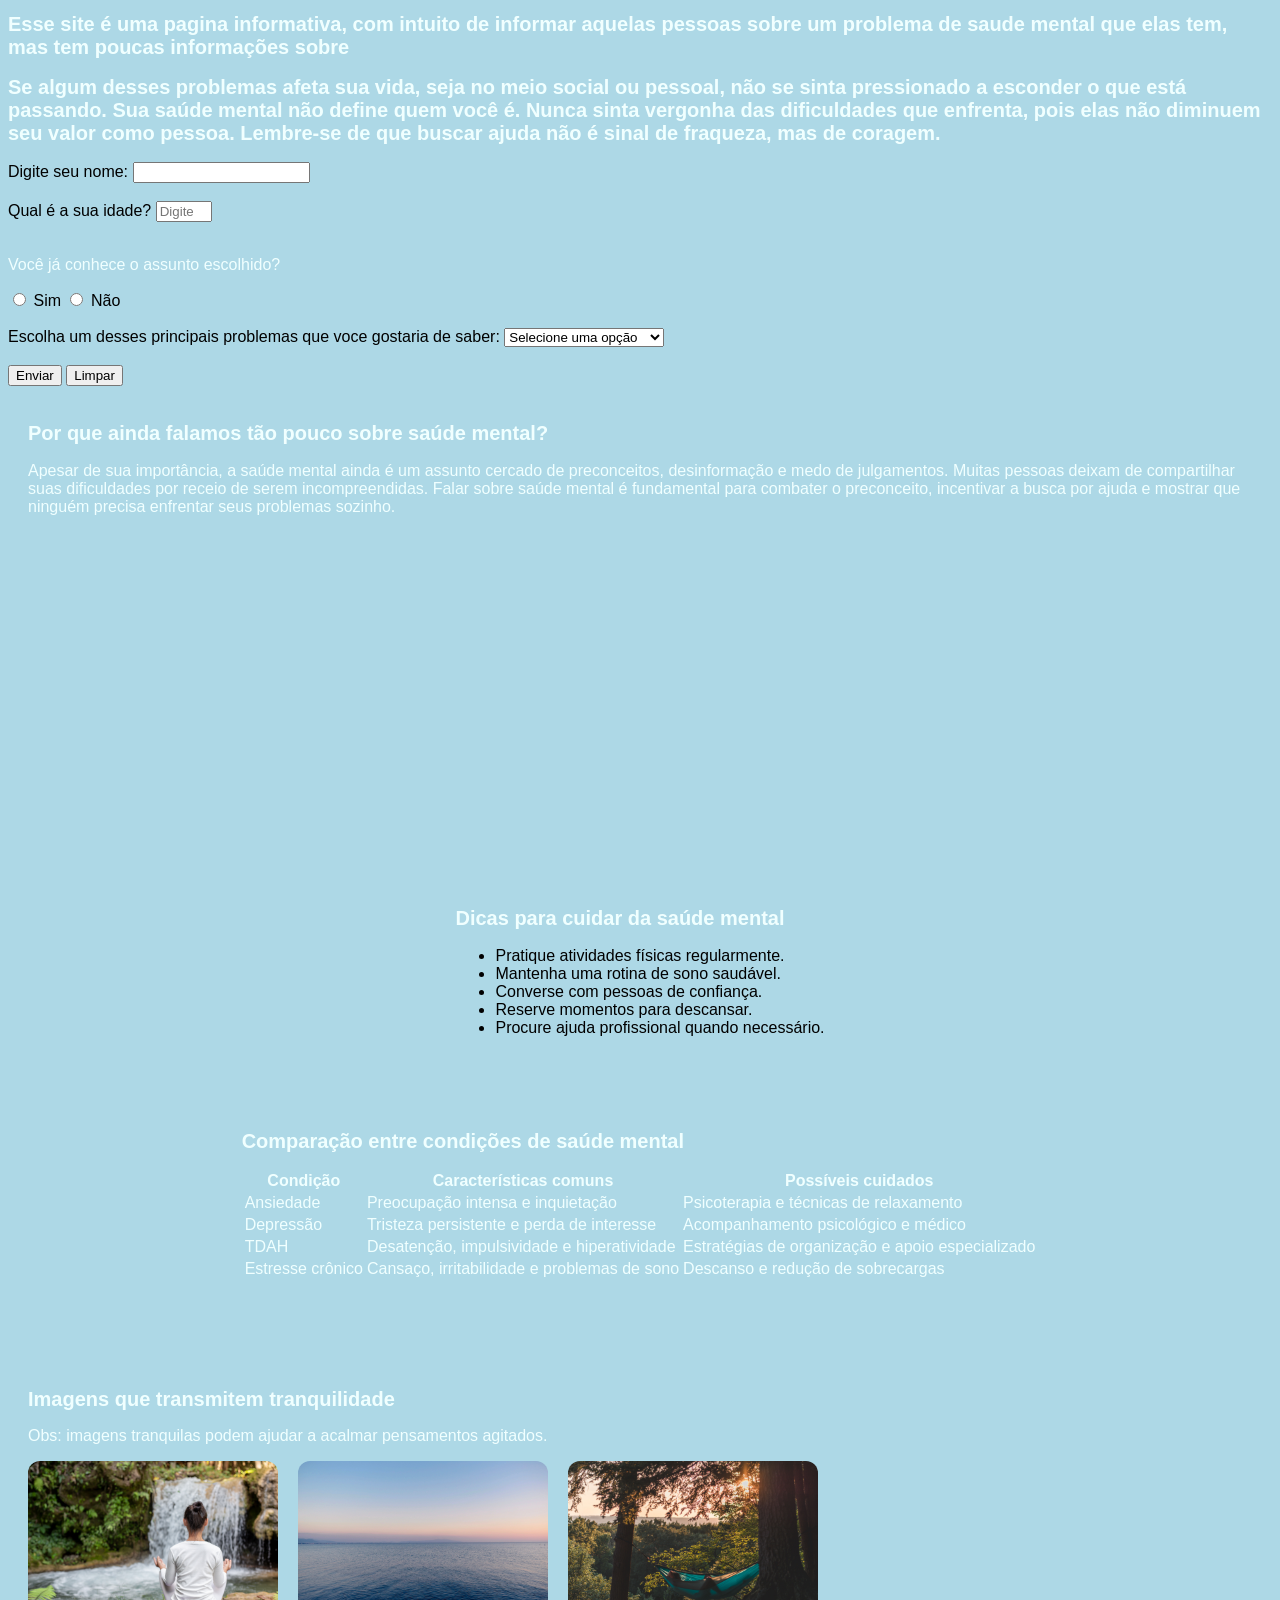
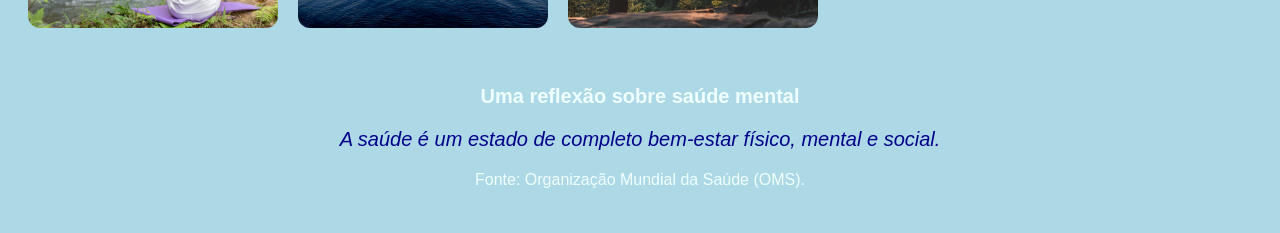
<file: index.html>
<!DOCTYPE html>
<html lang="pt-BR">
<head>
    <meta charset="UTF-8">
    <meta name="viewport" content="width=device-width, initial-scale=1.0">
     <link rel="stylesheet" href="style.css">
    
    <title>Document</title>
</head>
<body id="index">
<h1>Esse site é uma pagina informativa, com intuito de informar aquelas pessoas sobre um problema de saude mental que elas tem, mas tem poucas informações sobre</h1>
<h2>Se algum desses problemas afeta sua vida, seja no meio social ou pessoal, não se sinta pressionado a esconder o que está passando. Sua saúde mental não define quem você é. Nunca sinta vergonha das dificuldades que enfrenta, pois elas não diminuem seu valor como pessoa. Lembre-se de que buscar ajuda não é sinal de fraqueza, mas de coragem.</h2>

    

<form id="formulario" onsubmit="irParaPagina(event)">

        <label for="nome">Digite seu nome:</label>
        <input type="text" id="nome" >

        <br><br>
        <label for="idade">Qual é a sua idade?</label>
<input
    type="number"
    id="idade"
    min="1"
    max="120"
    placeholder="Digite sua idade"
    required>

<br><br>

<p>Você já conhece o assunto escolhido?</p>

<input type="radio" id="sim" name="conhece" value="sim">
<label for="sim">Sim</label>

<input type="radio" id="nao" name="conhece" value="nao">
<label for="nao">Não</label>
         <br><br>
        <label for="escolha">Escolha um desses principais problemas que voce gostaria de saber:</label>

        <select id="escolha" required>
            <option value="">Selecione uma opção</option>
            <option value="Ansiedade.html">ANSIEDADE</option>
            <option value="Depressao.html">DEPRESSÃO</option>
            <option value="TDAH.html">TDAH</option>
            <option value="Estresse.html">ESTRESSE CRONICO</option>
        </select>

        <br><br>

        <button type="submit">Enviar</button>
        <button type="reset">Limpar</button>
    </form>
    
    <div class="organizacao">
    <section id="video">
    <h2>Por que ainda falamos tão pouco sobre saúde mental?</h2>

    <p>
        Apesar de sua importância, a saúde mental ainda é um assunto
        cercado de preconceitos, desinformação e medo de julgamentos.
        Muitas pessoas deixam de compartilhar suas dificuldades
        por receio de serem incompreendidas.

        Falar sobre saúde mental é fundamental para combater
        o preconceito, incentivar a busca por ajuda e mostrar
        que ninguém precisa enfrentar seus problemas sozinho.
    </p>

    <iframe
    
        src="https://www.youtube.com/embed/UwyE_XIQ7DA"
        title="Vídeo sobre saúde mental"
        allowfullscreen>
    </iframe>
</section>
<section id="dicas">

    <h2>Dicas para cuidar da saúde mental</h2>

    <ul>
        <li>Pratique atividades físicas regularmente.</li>
        <li>Mantenha uma rotina de sono saudável.</li>
        <li>Converse com pessoas de confiança.</li>
        <li>Reserve momentos para descansar.</li>
        <li>Procure ajuda profissional quando necessário.</li>
    </ul>

</section>
<section id="tabela">

    <h2>Comparação entre condições de saúde mental</h2>

    <table>
        <tr>
            <th>Condição</th>
            <th>Características comuns</th>
            <th>Possíveis cuidados</th>
        </tr>

        <tr>
            <td>Ansiedade</td>
            <td>Preocupação intensa e inquietação</td>
            <td>Psicoterapia e técnicas de relaxamento</td>
        </tr>

        <tr>
            <td>Depressão</td>
            <td>Tristeza persistente e perda de interesse</td>
            <td>Acompanhamento psicológico e médico</td>
        </tr>

        <tr>
            <td>TDAH</td>
            <td>Desatenção, impulsividade e hiperatividade</td>
            <td>Estratégias de organização e apoio especializado</td>
        </tr>

        <tr>
            <td>Estresse crônico</td>
            <td>Cansaço, irritabilidade e problemas de sono</td>
            <td>Descanso e redução de sobrecargas</td>
        </tr>
    </table>

</section>
</div>


<script src="script.js"></script>

<aside id="galeria-calma">

    <h2>Imagens que transmitem tranquilidade</h2>

    <p>
        Obs: imagens tranquilas podem ajudar
        a acalmar pensamentos agitados.
    </p>

    <div id="imagens-calma">
        <img src="cachoeira.jpg"
             alt="Pessoa meditando perto de uma cachoeira">

        <img src="mar.jpg"
             alt="Mar calmo ao entardecer">

        <img src="rede.jpg"
             alt="Pessoa descansando em uma rede na natureza">
    </div>

</aside>
<section id="citacao">

    <h2>Uma reflexão sobre saúde mental</h2>

    <blockquote>
        A saúde é um estado de completo bem-estar
        físico, mental e social.
    </blockquote>

    <p>Fonte: Organização Mundial da Saúde (OMS).</p>

</section>
</body>
</html>
</file>
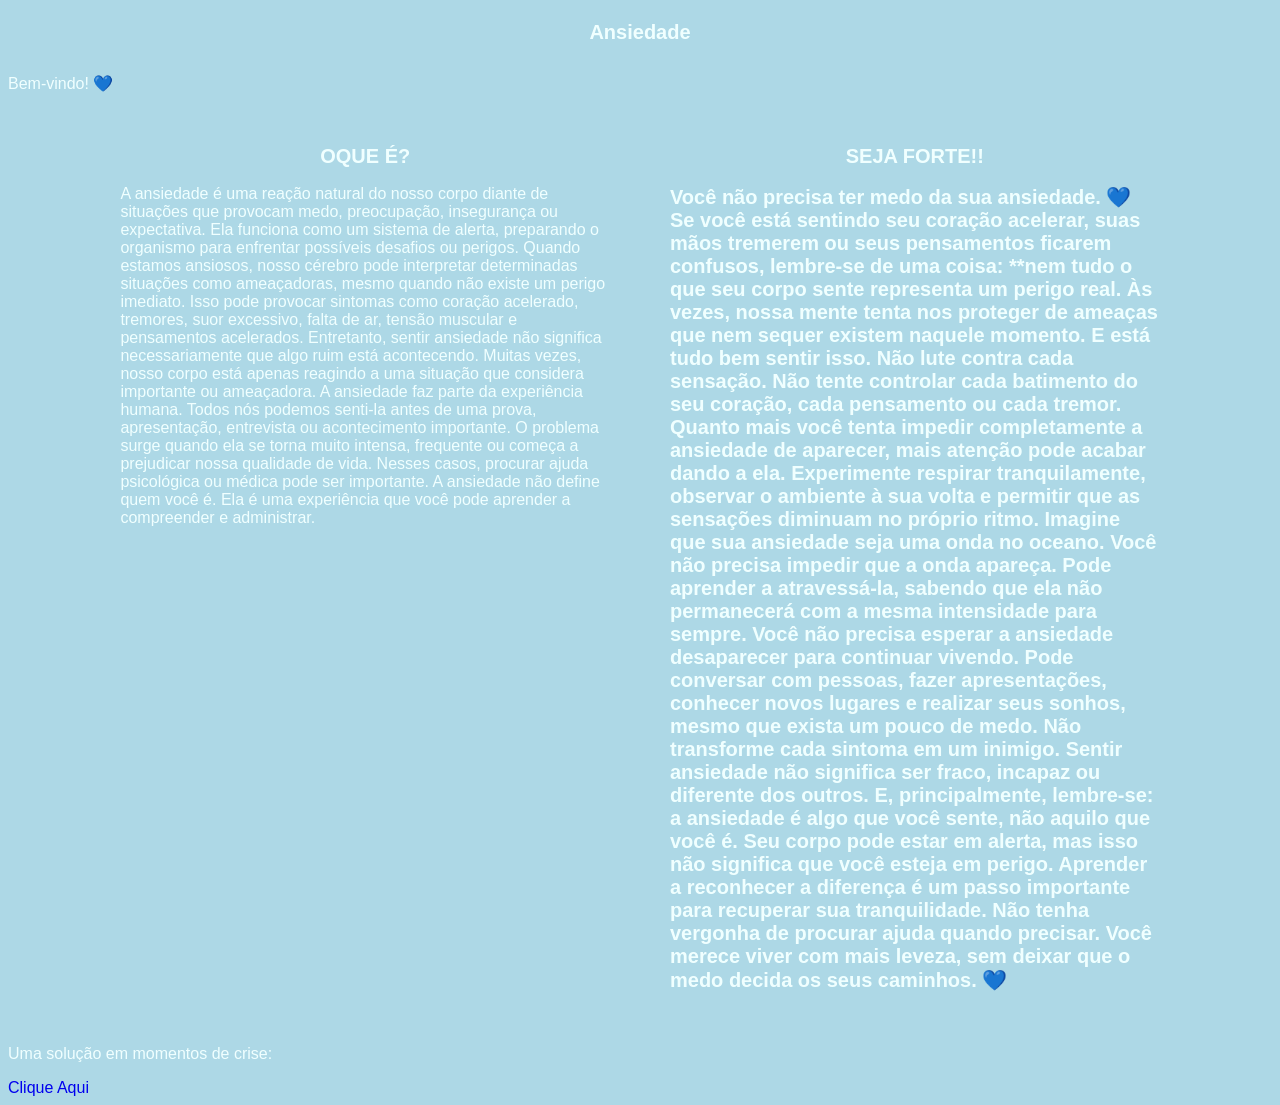
<file: Ansiedade.html>
<!DOCTYPE html>
<html lang="pt-BR">
<head>
    <meta charset="UTF-8">
    <meta name="viewport" content="width=device-width, initial-scale=1.0">
   <link rel="stylesheet" href="style.css">
</head>
<body>
    <header>
        <h1>Ansiedade</h1>
    </header>
   <p id="mensagem"></p>
    <section id="caixa">
    <div>
    <h1 id="texto1">OQUE É?</h1>
    <p id="oque">A ansiedade é uma reação natural do nosso corpo diante de situações que provocam medo, preocupação, insegurança ou expectativa. Ela funciona como um sistema de alerta, preparando o organismo para enfrentar possíveis desafios ou perigos.

Quando estamos ansiosos, nosso cérebro pode interpretar determinadas situações como ameaçadoras, mesmo quando não existe um perigo imediato. Isso pode provocar sintomas como coração acelerado, tremores, suor excessivo, falta de ar, tensão muscular e pensamentos acelerados.

Entretanto, sentir ansiedade não significa necessariamente que algo ruim está acontecendo. Muitas vezes, nosso corpo está apenas reagindo a uma situação que considera importante ou ameaçadora.

A ansiedade faz parte da experiência humana. Todos nós podemos senti-la antes de uma prova, apresentação, entrevista ou acontecimento importante.

O problema surge quando ela se torna muito intensa, frequente ou começa a prejudicar nossa qualidade de vida. Nesses casos, procurar ajuda psicológica ou médica pode ser importante.

    A ansiedade não define quem você é. Ela é uma experiência que você pode aprender a compreender e administrar.</p>
    </div>
    <div>
    <h1 id="texto2">SEJA FORTE!!</h1>
    <h2 id="calma"> Você não precisa ter medo da sua ansiedade. 💙

Se você está sentindo seu coração acelerar, suas mãos tremerem ou seus pensamentos ficarem confusos, lembre-se de uma coisa: **nem tudo o que seu corpo sente representa um perigo real.

Às vezes, nossa mente tenta nos proteger de ameaças que nem sequer existem naquele momento. E está tudo bem sentir isso.

Não lute contra cada sensação. Não tente controlar cada batimento do seu coração, cada pensamento ou cada tremor. Quanto mais você tenta impedir completamente a ansiedade de aparecer, mais atenção pode acabar dando a ela.

Experimente respirar tranquilamente, observar o ambiente à sua volta e permitir que as sensações diminuam no próprio ritmo.

Imagine que sua ansiedade seja uma onda no oceano. Você não precisa impedir que a onda apareça. Pode aprender a atravessá-la, sabendo que ela não permanecerá com a mesma intensidade para sempre.

Você não precisa esperar a ansiedade desaparecer para continuar vivendo.

Pode conversar com pessoas, fazer apresentações, conhecer novos lugares e realizar seus sonhos, mesmo que exista um pouco de medo.

Não transforme cada sintoma em um inimigo. Sentir ansiedade não significa ser fraco, incapaz ou diferente dos outros.

E, principalmente, lembre-se: a ansiedade é algo que você sente, não aquilo que você é.

Seu corpo pode estar em alerta, mas isso não significa que você esteja em perigo. Aprender a reconhecer a diferença é um passo importante para recuperar sua tranquilidade.

    Não tenha vergonha de procurar ajuda quando precisar. Você merece viver com mais leveza, sem deixar que o medo decida os seus caminhos. 💙</h2>
    </div>

</section>
<p>Uma solução em momentos de crise:</p>
<a href="https://www.einstein.br/n/vida-saudavel/6-dicas-para-aprender-a-lidar-com-uma-crise-de-ansiedade-e-como-evita-la" target="_blank">
    Clique Aqui
</a>
<script src="script.js"></script>
</body>
</html>
</file>
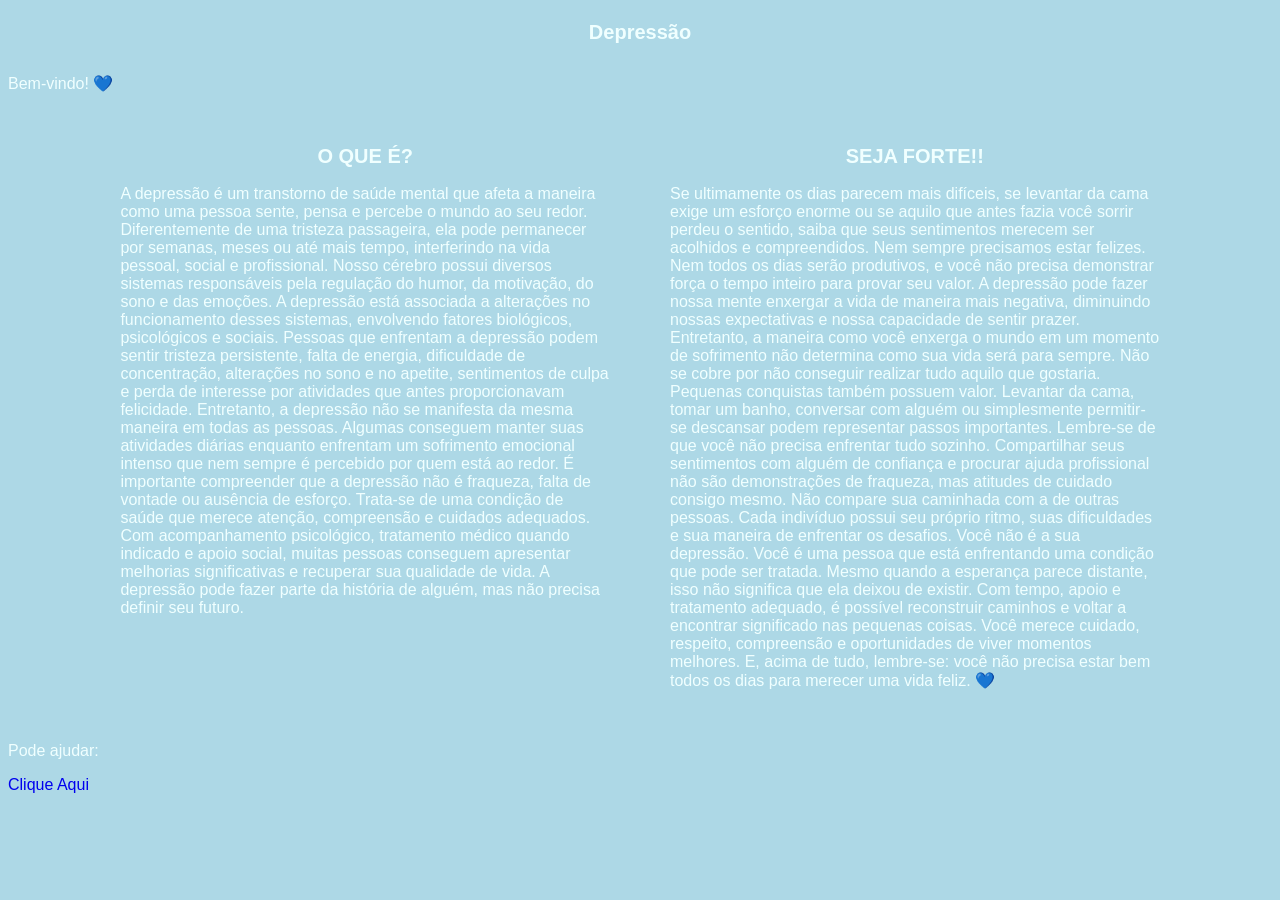
<file: Depressao.html>
<!DOCTYPE html>
<html lang="pt-BR">
<head>
    <meta charset="UTF-8">
    <meta name="viewport" content="width=device-width, initial-scale=1.0">
    <link rel="stylesheet" href="style.css">
</head>
<body>
    
<header>
        <h1>Depressão</h1>
    </header>
<p id="mensagem"></p>
    <section id="caixa">

    <div>
        <h1 id="texto1">O QUE É?</h1>

        <p id="oque">
        A depressão é um transtorno de saúde mental que afeta a maneira como uma pessoa sente, pensa e percebe o mundo ao seu redor. Diferentemente de uma tristeza passageira, ela pode permanecer por semanas, meses ou até mais tempo, interferindo na vida pessoal, social e profissional.

Nosso cérebro possui diversos sistemas responsáveis pela regulação do humor, da motivação, do sono e das emoções. A depressão está associada a alterações no funcionamento desses sistemas, envolvendo fatores biológicos, psicológicos e sociais.

Pessoas que enfrentam a depressão podem sentir tristeza persistente, falta de energia, dificuldade de concentração, alterações no sono e no apetite, sentimentos de culpa e perda de interesse por atividades que antes proporcionavam felicidade.

Entretanto, a depressão não se manifesta da mesma maneira em todas as pessoas. Algumas conseguem manter suas atividades diárias enquanto enfrentam um sofrimento emocional intenso que nem sempre é percebido por quem está ao redor.

É importante compreender que a depressão não é fraqueza, falta de vontade ou ausência de esforço. Trata-se de uma condição de saúde que merece atenção, compreensão e cuidados adequados.

Com acompanhamento psicológico, tratamento médico quando indicado e apoio social, muitas pessoas conseguem apresentar melhorias significativas e recuperar sua qualidade de vida.

A depressão pode fazer parte da história de alguém, mas não precisa definir seu futuro.
        </p>
    </div>

    <div>
        <h1 id="texto2">SEJA FORTE!!</h1>

        <p id="calma">
        Se ultimamente os dias parecem mais difíceis, se levantar da cama exige um esforço enorme ou se aquilo que antes fazia você sorrir perdeu o sentido, saiba que seus sentimentos merecem ser acolhidos e compreendidos.

Nem sempre precisamos estar felizes. Nem todos os dias serão produtivos, e você não precisa demonstrar força o tempo inteiro para provar seu valor.

A depressão pode fazer nossa mente enxergar a vida de maneira mais negativa, diminuindo nossas expectativas e nossa capacidade de sentir prazer. Entretanto, a maneira como você enxerga o mundo em um momento de sofrimento não determina como sua vida será para sempre.

Não se cobre por não conseguir realizar tudo aquilo que gostaria. Pequenas conquistas também possuem valor. Levantar da cama, tomar um banho, conversar com alguém ou simplesmente permitir-se descansar podem representar passos importantes.

Lembre-se de que você não precisa enfrentar tudo sozinho. Compartilhar seus sentimentos com alguém de confiança e procurar ajuda profissional não são demonstrações de fraqueza, mas atitudes de cuidado consigo mesmo.

Não compare sua caminhada com a de outras pessoas. Cada indivíduo possui seu próprio ritmo, suas dificuldades e sua maneira de enfrentar os desafios.

Você não é a sua depressão. Você é uma pessoa que está enfrentando uma condição que pode ser tratada.

Mesmo quando a esperança parece distante, isso não significa que ela deixou de existir. Com tempo, apoio e tratamento adequado, é possível reconstruir caminhos e voltar a encontrar significado nas pequenas coisas.

Você merece cuidado, respeito, compreensão e oportunidades de viver momentos melhores.

E, acima de tudo, lembre-se: você não precisa estar bem todos os dias para merecer uma vida feliz. 💙
        </p>
    </div>
   






</section>

    <p>Pode ajudar:</p>
<a href="https://vittude.com/blog/como-tratar-a-depressao-atividades-para-ajudar/" target="_blank">
    Clique Aqui
</a>

<script src="script.js"></script>
</body>
</html>
</file>
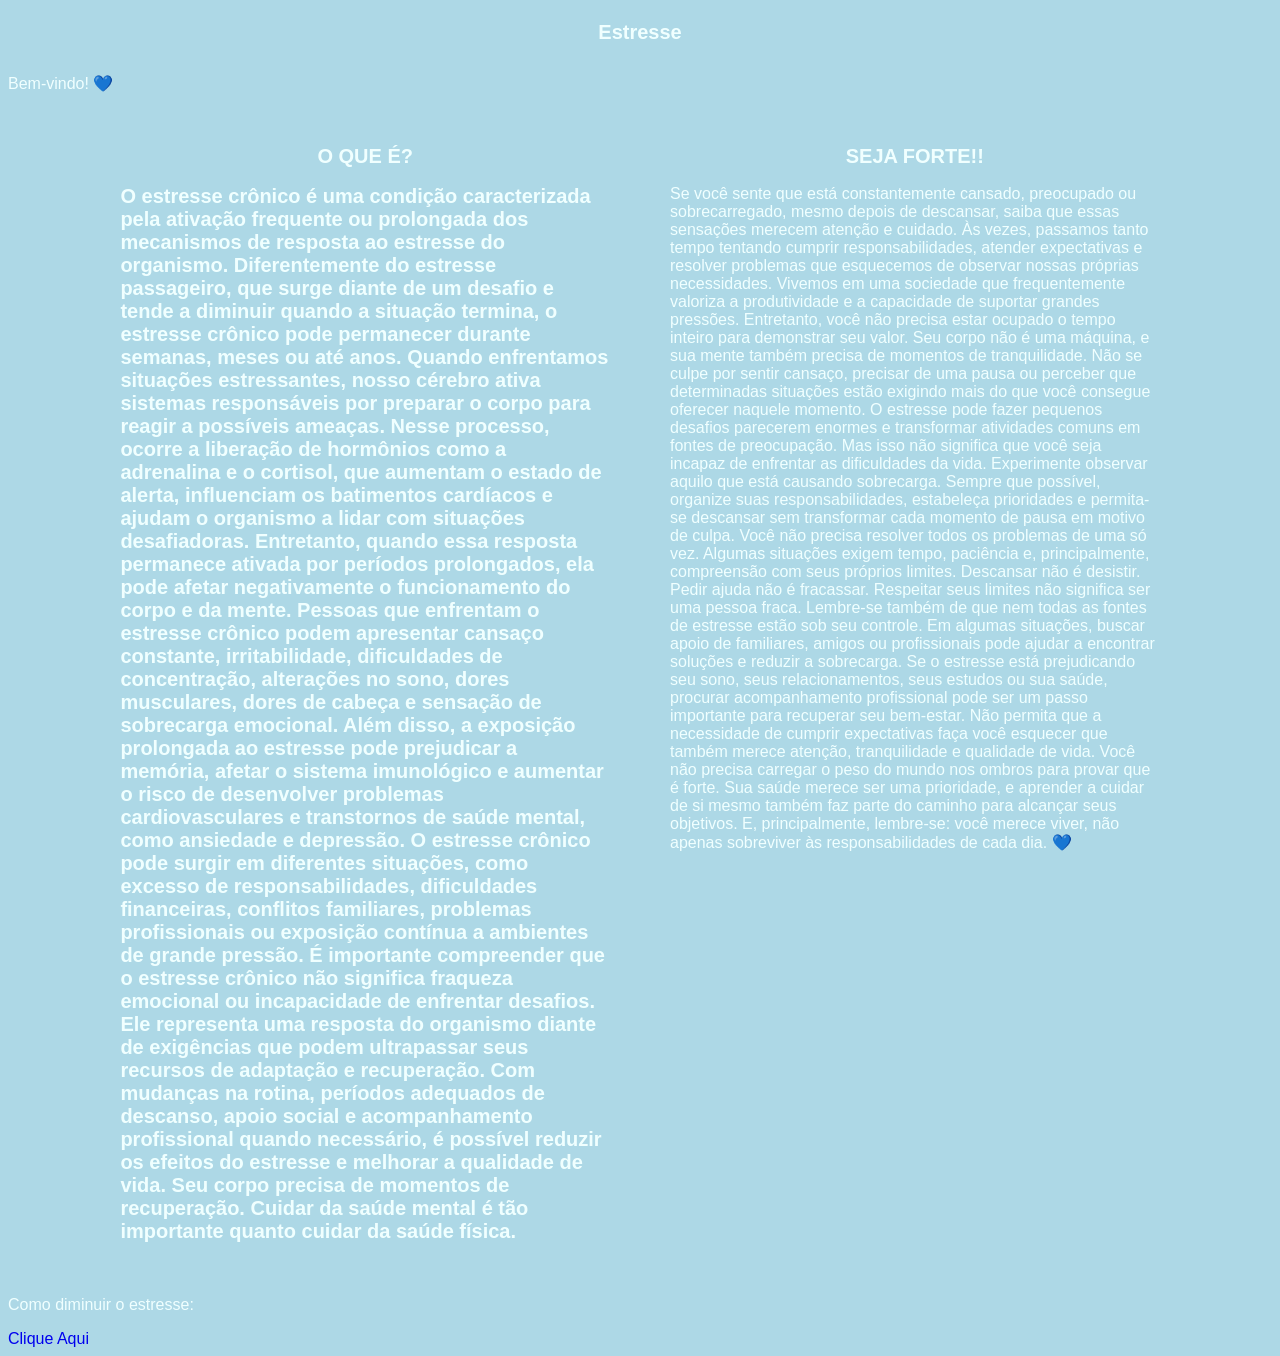
<file: Estresse.html>
<!DOCTYPE html>
<html lang="pt-BR">
<head>
    <meta charset="UTF-8">
    <meta name="viewport" content="width=device-width, initial-scale=1.0">
   <link rel="stylesheet" href="style.css">
</head>
<body>
    <header>
        <h1>Estresse</h1>
    </header>
    <p id="mensagem"></p>
    <section id="caixa">

    <div>
        <h1 id="texto1">O QUE É?</h1>

        <h2 id="oque">
            O estresse crônico é uma condição caracterizada pela ativação frequente ou prolongada dos mecanismos de resposta ao estresse do organismo. Diferentemente do estresse passageiro, que surge diante de um desafio e tende a diminuir quando a situação termina, o estresse crônico pode permanecer durante semanas, meses ou até anos.

Quando enfrentamos situações estressantes, nosso cérebro ativa sistemas responsáveis por preparar o corpo para reagir a possíveis ameaças. Nesse processo, ocorre a liberação de hormônios como a adrenalina e o cortisol, que aumentam o estado de alerta, influenciam os batimentos cardíacos e ajudam o organismo a lidar com situações desafiadoras.

Entretanto, quando essa resposta permanece ativada por períodos prolongados, ela pode afetar negativamente o funcionamento do corpo e da mente.

Pessoas que enfrentam o estresse crônico podem apresentar cansaço constante, irritabilidade, dificuldades de concentração, alterações no sono, dores musculares, dores de cabeça e sensação de sobrecarga emocional.

Além disso, a exposição prolongada ao estresse pode prejudicar a memória, afetar o sistema imunológico e aumentar o risco de desenvolver problemas cardiovasculares e transtornos de saúde mental, como ansiedade e depressão.

O estresse crônico pode surgir em diferentes situações, como excesso de responsabilidades, dificuldades financeiras, conflitos familiares, problemas profissionais ou exposição contínua a ambientes de grande pressão.

É importante compreender que o estresse crônico não significa fraqueza emocional ou incapacidade de enfrentar desafios. Ele representa uma resposta do organismo diante de exigências que podem ultrapassar seus recursos de adaptação e recuperação.

Com mudanças na rotina, períodos adequados de descanso, apoio social e acompanhamento profissional quando necessário, é possível reduzir os efeitos do estresse e melhorar a qualidade de vida.

Seu corpo precisa de momentos de recuperação. Cuidar da saúde mental é tão importante quanto cuidar da saúde física.
        </h2>
    </div>

    <div>
        <h1 id="texto2">SEJA FORTE!!</h1>

        <p id="calma">
            Se você sente que está constantemente cansado, preocupado ou sobrecarregado, mesmo depois de descansar, saiba que essas sensações merecem atenção e cuidado.

Às vezes, passamos tanto tempo tentando cumprir responsabilidades, atender expectativas e resolver problemas que esquecemos de observar nossas próprias necessidades.

Vivemos em uma sociedade que frequentemente valoriza a produtividade e a capacidade de suportar grandes pressões. Entretanto, você não precisa estar ocupado o tempo inteiro para demonstrar seu valor.

Seu corpo não é uma máquina, e sua mente também precisa de momentos de tranquilidade.

Não se culpe por sentir cansaço, precisar de uma pausa ou perceber que determinadas situações estão exigindo mais do que você consegue oferecer naquele momento.

O estresse pode fazer pequenos desafios parecerem enormes e transformar atividades comuns em fontes de preocupação. Mas isso não significa que você seja incapaz de enfrentar as dificuldades da vida.

Experimente observar aquilo que está causando sobrecarga. Sempre que possível, organize suas responsabilidades, estabeleça prioridades e permita-se descansar sem transformar cada momento de pausa em motivo de culpa.

Você não precisa resolver todos os problemas de uma só vez. Algumas situações exigem tempo, paciência e, principalmente, compreensão com seus próprios limites.

Descansar não é desistir. Pedir ajuda não é fracassar. Respeitar seus limites não significa ser uma pessoa fraca.

Lembre-se também de que nem todas as fontes de estresse estão sob seu controle. Em algumas situações, buscar apoio de familiares, amigos ou profissionais pode ajudar a encontrar soluções e reduzir a sobrecarga.

Se o estresse está prejudicando seu sono, seus relacionamentos, seus estudos ou sua saúde, procurar acompanhamento profissional pode ser um passo importante para recuperar seu bem-estar.

Não permita que a necessidade de cumprir expectativas faça você esquecer que também merece atenção, tranquilidade e qualidade de vida.

Você não precisa carregar o peso do mundo nos ombros para provar que é forte.

Sua saúde merece ser uma prioridade, e aprender a cuidar de si mesmo também faz parte do caminho para alcançar seus objetivos.

E, principalmente, lembre-se: você merece viver, não apenas sobreviver às responsabilidades de cada dia. 💙
        </p>
    </div>

</section>
<p>Como diminuir o estresse: </p>
<a href="https://www.einstein.br/n/vida-saudavel/como-diminuir-o-estresse" target="_blank">
    Clique Aqui
</a>


<script src="script.js"></script>
</body>
</html>
</file>
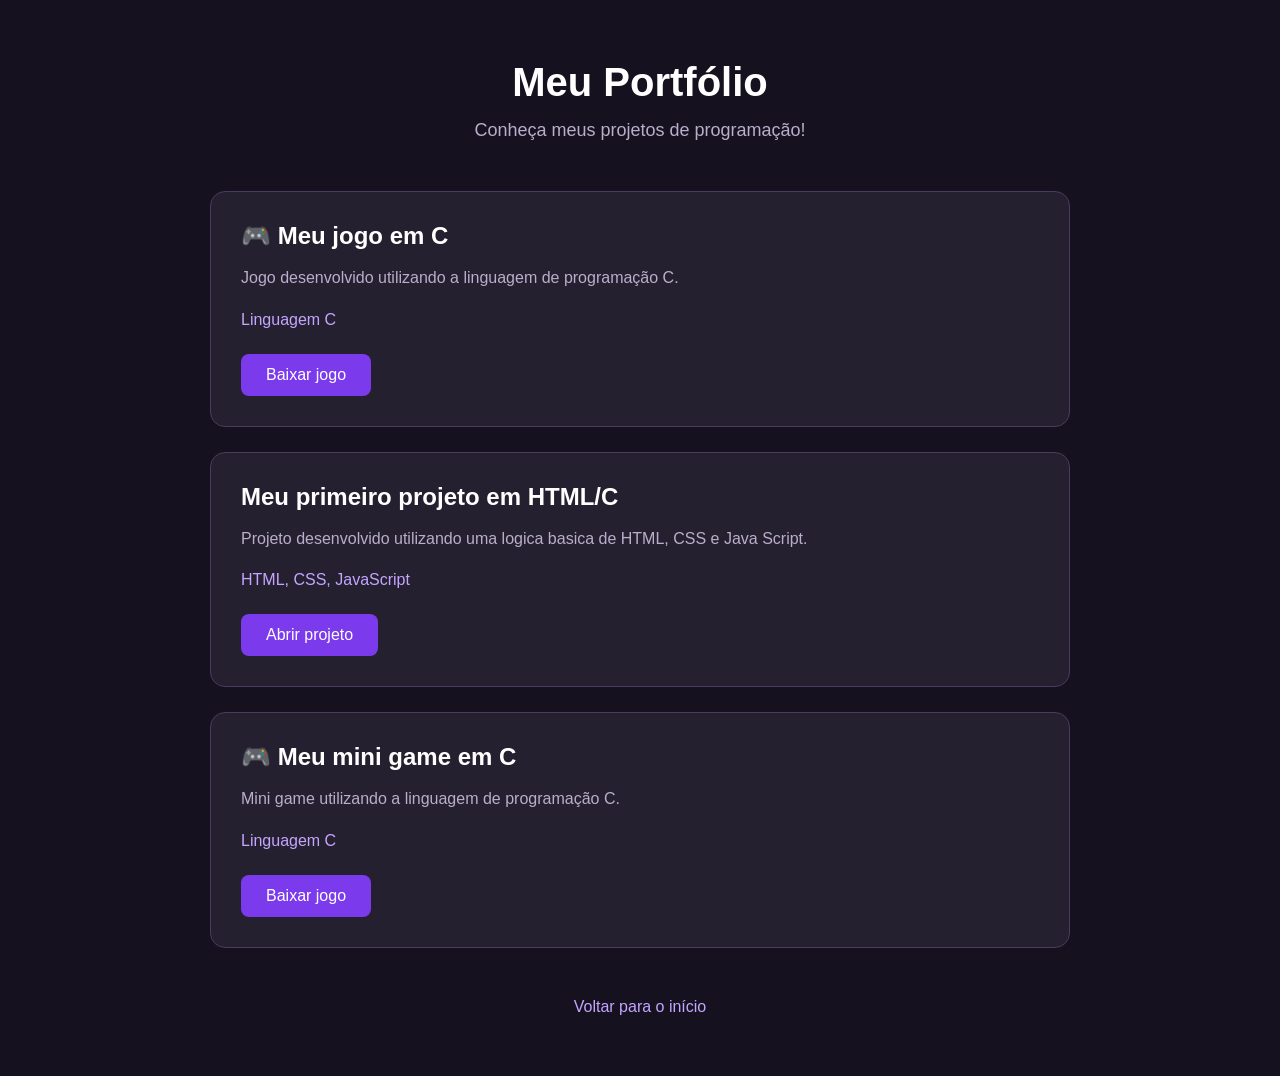
<file: portifolio.html>
<!DOCTYPE html>
<html lang="pt-BR">
<head>
    <meta charset="UTF-8">
    <meta name="viewport" content="width=device-width, initial-scale=1.0">
    <title>Meu Portfólio</title>
    <link rel="stylesheet" href="portifolio.css">
</head>

<body>
    <main class="container">

        <header>
            <h1>Meu Portfólio</h1>
            <p>Conheça meus projetos de programação!</p>
        </header>

        <section class="projetos">

            <article class="card">
                <h2>🎮 Meu jogo em C</h2>

                <p>
                    Jogo desenvolvido utilizando
                    a linguagem de programação C.
                </p>

                <span class="linguagem">Linguagem C</span>

                <a href="Dg/Projeto1.exe"
                   download
                   class="botao">
                    Baixar jogo
                </a>
            </article>
            <article class="card">
                <h2>Meu primeiro projeto em HTML/C</h2>

                <p>
                   Projeto desenvolvido utilizando uma logica basica de HTML, CSS e Java Script.
                </p>

                <span class="linguagem">HTML, CSS, JavaScript</span>

                <a href="atividade.1bimestre.html/index.html"
                   target="_blank"
                   class="botao">
                    Abrir projeto
                </a>
            </article>
            <article class="card">
                <h2>🎮 Meu mini game em C</h2>

                <p>
                    Mini game utilizando
                    a linguagem de programação C.
                </p>

                <span class="linguagem">Linguagem C</span>

                <a href="mini game/trabalho mini game.exe"
                   download
                   class="botao">
                    Baixar jogo
                </a>
            </article>
        </section>

        <footer>
            <a href="index.html">
                Voltar para o início
            </a>
        </footer>

    </main>
</body>
</html>
</file>
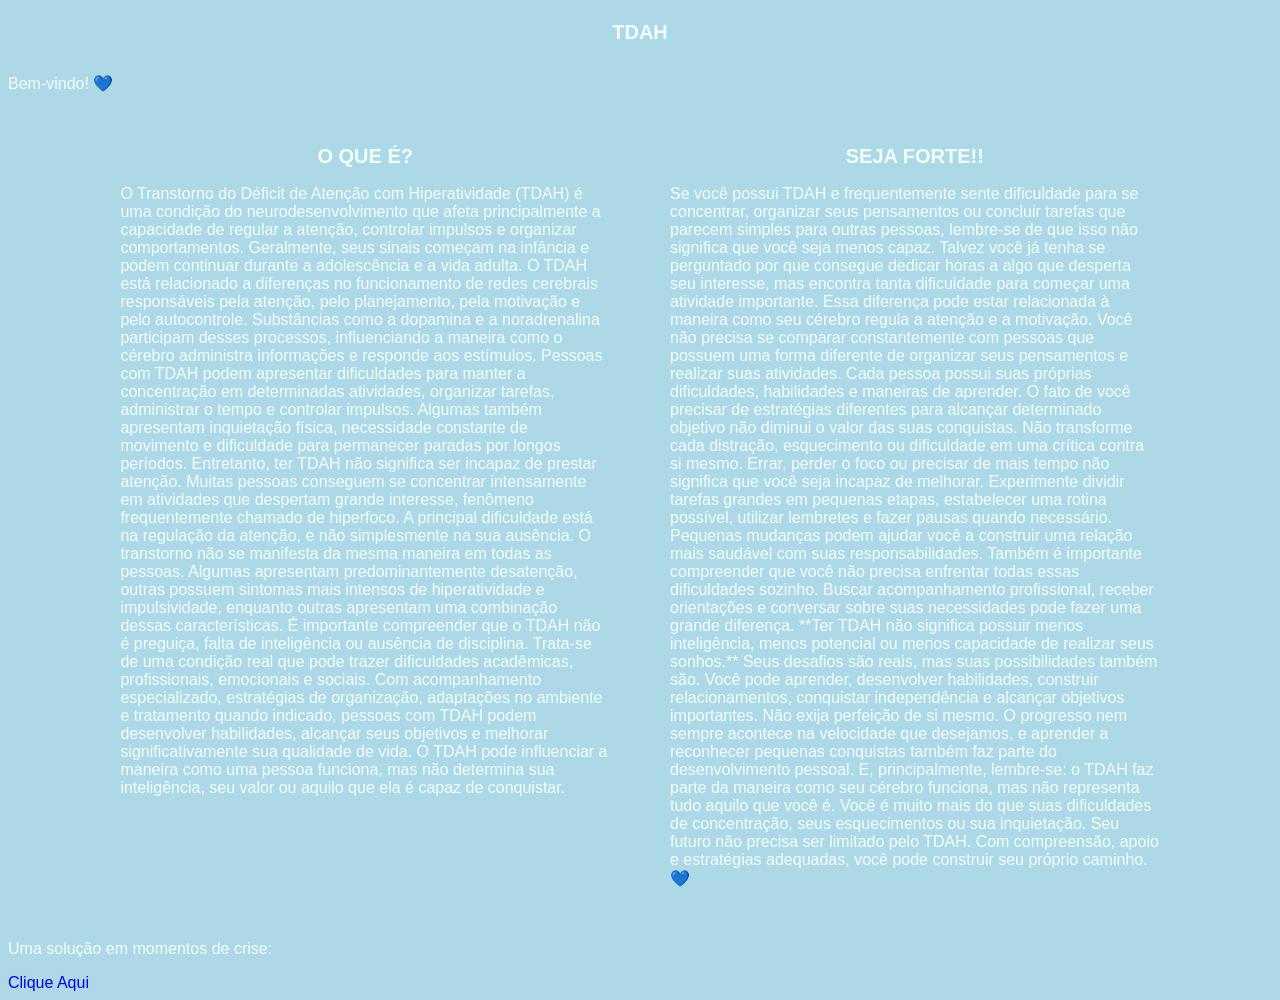
<file: TDAH.html>
<!DOCTYPE html>
<html lang="pt-BR">
<head>
    <meta charset="UTF-8">
    <meta name="viewport" content="width=device-width, initial-scale=1.0">
    <link rel="stylesheet" href="style.css">
</head>
<body>
    <header>
        <h1>TDAH</h1>
    </header>
    <p id="mensagem"></p>
    <section id="caixa">

    <div>
        <h1 id="texto1">O QUE É?</h1>

        <p id="oque">
            O Transtorno do Déficit de Atenção com Hiperatividade (TDAH) é uma condição do neurodesenvolvimento que afeta principalmente a capacidade de regular a atenção, controlar impulsos e organizar comportamentos. Geralmente, seus sinais começam na infância e podem continuar durante a adolescência e a vida adulta.

O TDAH está relacionado a diferenças no funcionamento de redes cerebrais responsáveis pela atenção, pelo planejamento, pela motivação e pelo autocontrole. Substâncias como a dopamina e a noradrenalina participam desses processos, influenciando a maneira como o cérebro administra informações e responde aos estímulos.

Pessoas com TDAH podem apresentar dificuldades para manter a concentração em determinadas atividades, organizar tarefas, administrar o tempo e controlar impulsos. Algumas também apresentam inquietação física, necessidade constante de movimento e dificuldade para permanecer paradas por longos períodos.

Entretanto, ter TDAH não significa ser incapaz de prestar atenção. Muitas pessoas conseguem se concentrar intensamente em atividades que despertam grande interesse, fenômeno frequentemente chamado de hiperfoco. A principal dificuldade está na regulação da atenção, e não simplesmente na sua ausência.

O transtorno não se manifesta da mesma maneira em todas as pessoas. Algumas apresentam predominantemente desatenção, outras possuem sintomas mais intensos de hiperatividade e impulsividade, enquanto outras apresentam uma combinação dessas características.

É importante compreender que o TDAH não é preguiça, falta de inteligência ou ausência de disciplina. Trata-se de uma condição real que pode trazer dificuldades acadêmicas, profissionais, emocionais e sociais.

Com acompanhamento especializado, estratégias de organização, adaptações no ambiente e tratamento quando indicado, pessoas com TDAH podem desenvolver habilidades, alcançar seus objetivos e melhorar significativamente sua qualidade de vida.

O TDAH pode influenciar a maneira como uma pessoa funciona, mas não determina sua inteligência, seu valor ou aquilo que ela é capaz de conquistar.
        </p>
    </div>

    <div>
        <h1 id="texto2">SEJA FORTE!!</h1>

        <p id="calma">
            Se você possui TDAH e frequentemente sente dificuldade para se concentrar, organizar seus pensamentos ou concluir tarefas que parecem simples para outras pessoas, lembre-se de que isso não significa que você seja menos capaz.

Talvez você já tenha se perguntado por que consegue dedicar horas a algo que desperta seu interesse, mas encontra tanta dificuldade para começar uma atividade importante. Essa diferença pode estar relacionada à maneira como seu cérebro regula a atenção e a motivação.

Você não precisa se comparar constantemente com pessoas que possuem uma forma diferente de organizar seus pensamentos e realizar suas atividades.

Cada pessoa possui suas próprias dificuldades, habilidades e maneiras de aprender. O fato de você precisar de estratégias diferentes para alcançar determinado objetivo não diminui o valor das suas conquistas.

Não transforme cada distração, esquecimento ou dificuldade em uma crítica contra si mesmo. Errar, perder o foco ou precisar de mais tempo não significa que você seja incapaz de melhorar.

Experimente dividir tarefas grandes em pequenas etapas, estabelecer uma rotina possível, utilizar lembretes e fazer pausas quando necessário. Pequenas mudanças podem ajudar você a construir uma relação mais saudável com suas responsabilidades.

Também é importante compreender que você não precisa enfrentar todas essas dificuldades sozinho. Buscar acompanhamento profissional, receber orientações e conversar sobre suas necessidades pode fazer uma grande diferença.

**Ter TDAH não significa possuir menos inteligência, menos potencial ou menos capacidade de realizar seus sonhos.**

Seus desafios são reais, mas suas possibilidades também são. Você pode aprender, desenvolver habilidades, construir relacionamentos, conquistar independência e alcançar objetivos importantes.

Não exija perfeição de si mesmo. O progresso nem sempre acontece na velocidade que desejamos, e aprender a reconhecer pequenas conquistas também faz parte do desenvolvimento pessoal.

E, principalmente, lembre-se: o TDAH faz parte da maneira como seu cérebro funciona, mas não representa tudo aquilo que você é.

Você é muito mais do que suas dificuldades de concentração, seus esquecimentos ou sua inquietação.

Seu futuro não precisa ser limitado pelo TDAH. Com compreensão, apoio e estratégias adequadas, você pode construir seu próprio caminho. 💙
        </p>
    </div>

</section>
<p>Uma solução em momentos de crise:</p>
<a href="https://psiquiatrajaquelinebifano.com.br/tdah-na-vida-adulta-dicas-para-amenizar-os-sintomas/" target="_blank">
    Clique Aqui
</a>

<script src="script.js"></script>
</body>
</html>
</file>
<file: style.css>
* {
    box-sizing: border-box;
    font-family: Arial, sans-serif;
}
body {
    background-color: lightblue;
}
h1{
color:azure;
font-size: 20px;
}
h2{
color:azure;
font-size: 20px;
}
header {
    display: flex;
    justify-content: center;
    align-items: center;
}
#caixa {
    display: flex;
    justify-content: center;
    align-items: flex-start;
    gap: 60px;
    padding: 20px;
}

#caixa div {
    width: 40%;
}

#texto1, #texto2 {
    text-align: center;
}

#oque, #calma {
    width: 100%;
}
p {
  color:azure;  
}
#video iframe {
    max-width: 100%;
    border: none;
    border-radius: 10px;
width: 560px;
	height: 315px;
}
#tabela {
    padding: 20px;
  color:azure;
}
.organizacao {
    display: flex;
    justify-content: center;
    align-items: flex-start;
    gap: 40px;
    padding: 20px;
    flex-wrap: wrap;
    flex-direction: row;
}
a {
    text-decoration: none;
}
#galeria-calma {
    padding: 20px;
    margin-top: 30px;
}

#imagens-calma {
    display: flex;
    gap: 20px;
    flex-wrap: wrap;
}
    
#imagens-calma img {
    width: 250px;
    max-width: 100%;
    height: auto;
    border-radius: 12px;
}
#citacao {
    text-align: center;
    padding: 20px;
}

blockquote {
    font-size: 20px;
    font-style: italic;
    color: darkblue;
}
</file>
<file: portifolio.css>
* {
    margin: 0;
    padding: 0;
    box-sizing: border-box;
}

body {
    background-color: #15111f;
    color: white;
    font-family: Arial, sans-serif;
}

.container {
    max-width: 900px;
    margin: 0 auto;
    padding: 60px 20px;
}

header {
    text-align: center;
    margin-bottom: 50px;
}

header h1 {
    font-size: 40px;
    margin-bottom: 15px;
}

header p {
    color: #b9aecb;
    font-size: 18px;
}

.projetos {
    display: flex;
    flex-wrap: wrap;
    gap: 25px;
}

.card {
    background-color: #25202f;
    border: 1px solid #4b3b60;
    border-radius: 15px;
    padding: 30px;
    width: 100%;
}

.card h2 {
    margin-bottom: 15px;
}

.card p {
    color: #b9aecb;
    line-height: 1.6;
    margin-bottom: 20px;
}

.linguagem {
    display: block;
    color: #c4a5ff;
    margin-bottom: 25px;
}

.botao {
    display: inline-block;
    background-color: #7c3aed;
    color: white;
    padding: 12px 25px;
    border-radius: 8px;
    text-decoration: none;
}

.botao:hover {
    background-color: #6d28d9;
}

footer {
    text-align: center;
    margin-top: 50px;
}

footer a {
    color: #c4a5ff;
    text-decoration: none;
}

footer a:hover {
    text-decoration: underline;
}
</file>
